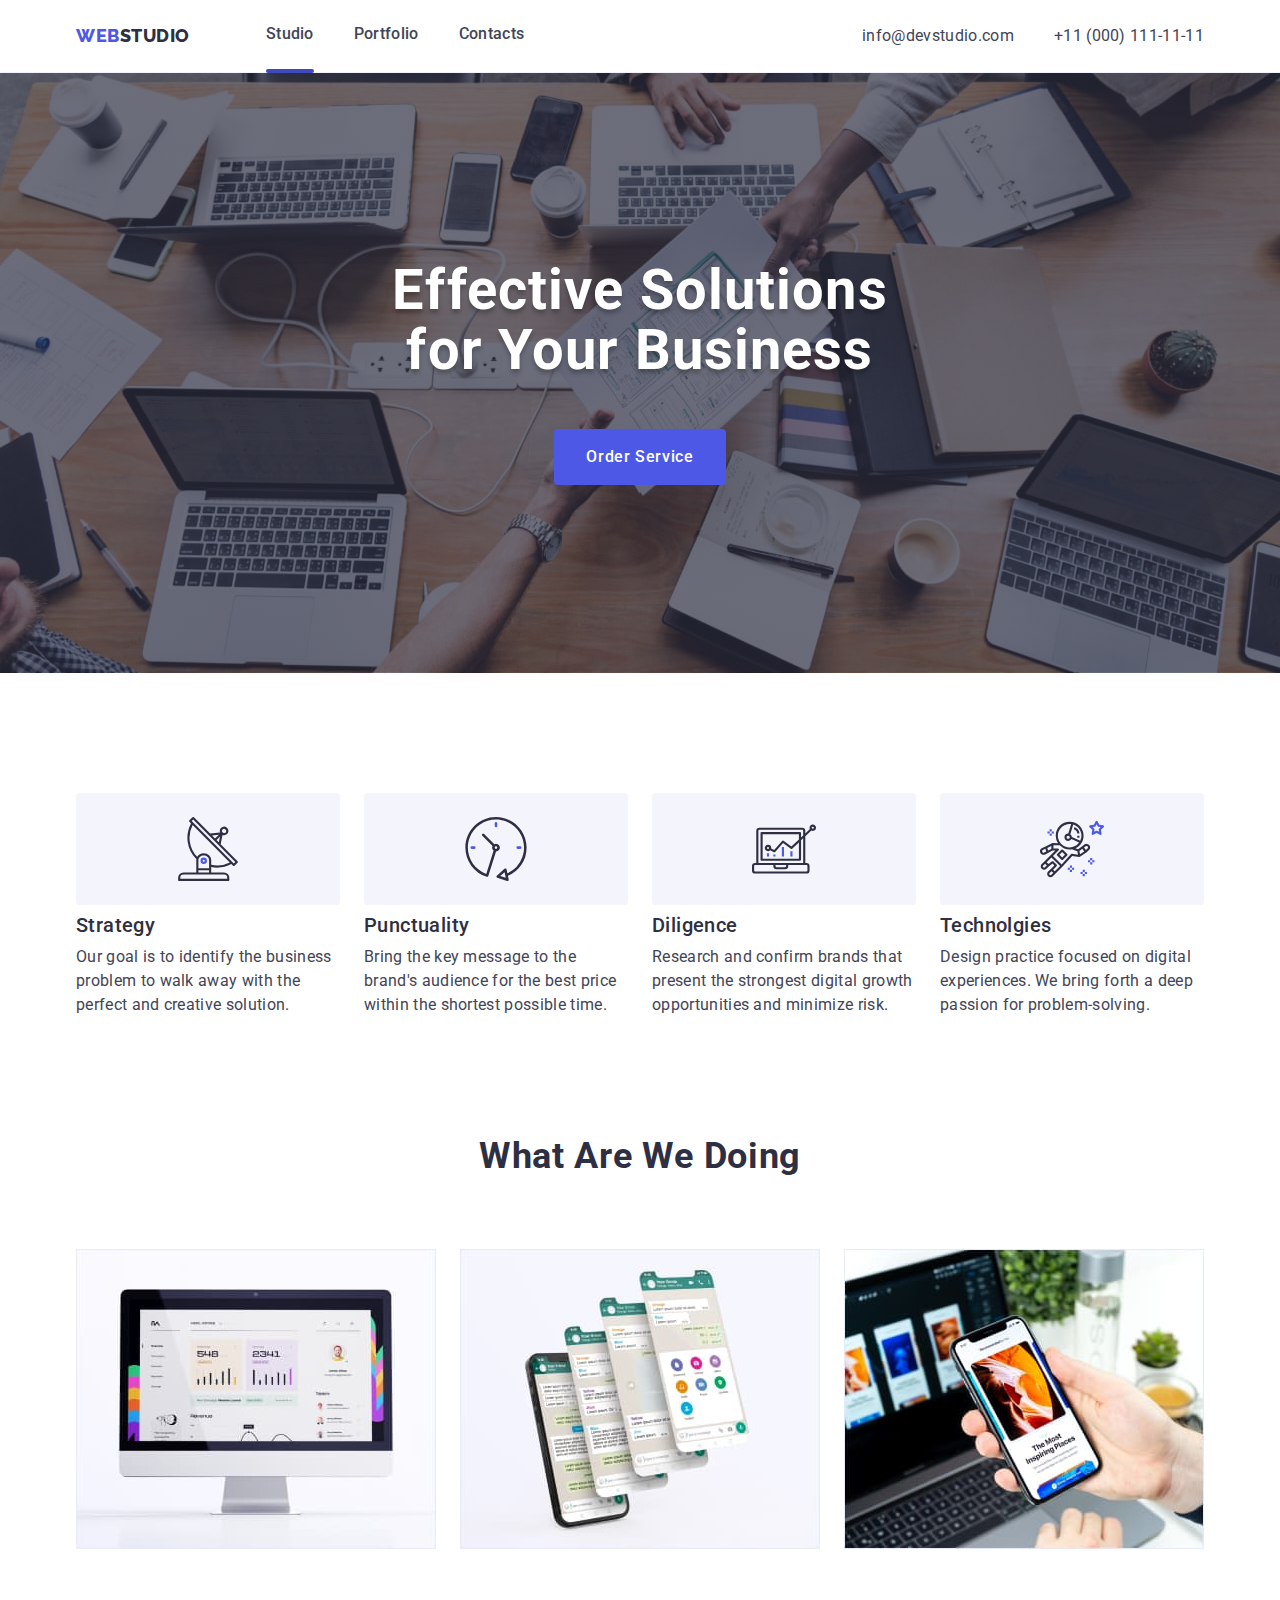
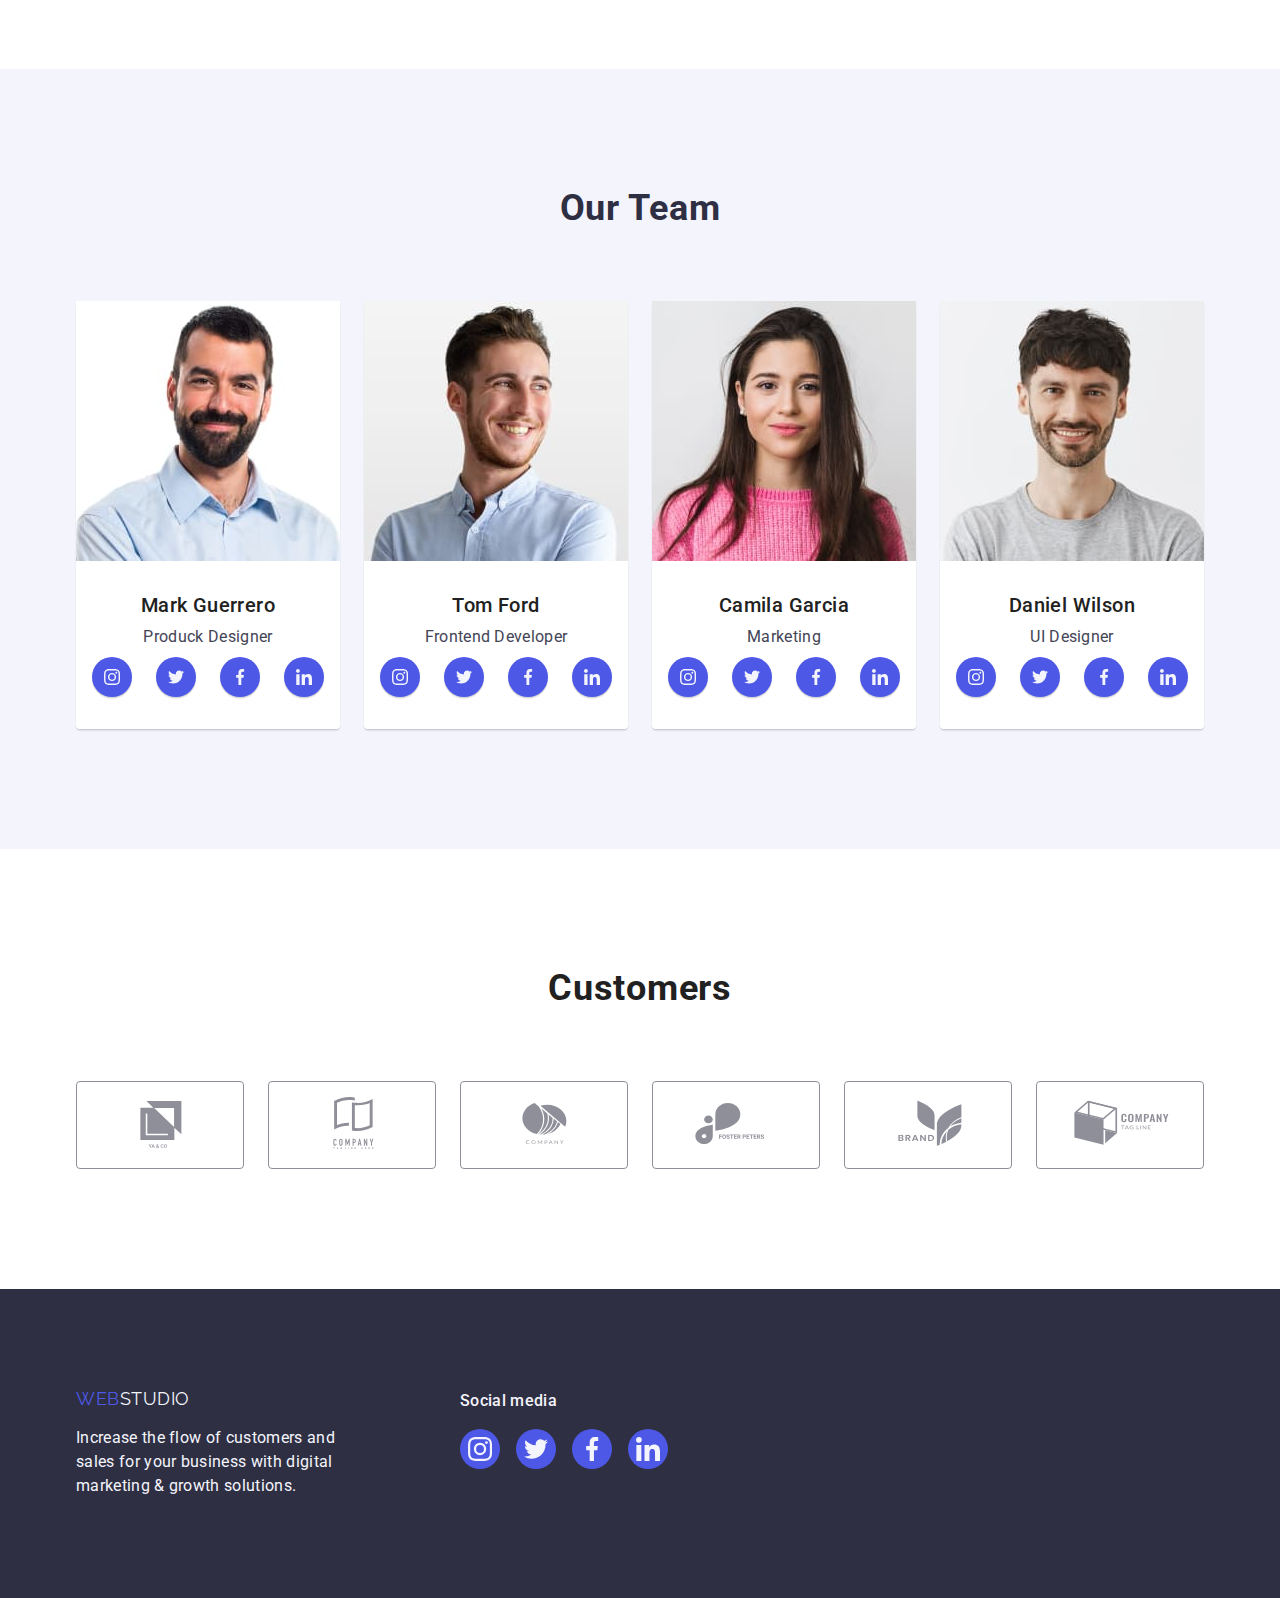
<file: index.html>
<!DOCTYPE html>
<html lang="en">
  <head>
    <meta charset="UTF-8" />
    <meta name="viewport" content="width=device-width, initial-scale=1.0" />
    <title>Studio</title>
    <link
      href=" https://cdn.jsdelivr.net/npm/modern-normalize@1.1.0/modern-normalize.min.css "
      rel="stylesheet"
    />
    <link rel="stylesheet" href="./css/style.css" />
    <link rel="preconnect" href="https://fonts.googleapis.com" />
    <link rel="preconnect" href="https://fonts.gstatic.com" crossorigin />
    <link
      href="https://fonts.googleapis.com/css2?family=Raleway:wght@800&family=Roboto:wght@400;500;700;900&display=swap"
      rel="stylesheet"
    />
  </head>
  <body>
    <header>
      <div class="container">
        <a class="header-studio" href="index.html"
          ><span class="highlight">Web</span>Studio</a
        >
        <nav>
          <ul>
            <li><a href="./index.html" class="after-class">Studio</a></li>
            <li>
              <a href="./portfolio.html"
                ><span class="dowolona">Portfolio</span></a
              >
            </li>
            <li>
              <a href="#">Contacts</a>
            </li>
          </ul>
        </nav>
        <ul class="contacts-list">
          <li>
            <a class="nav-list-item" href="mailto:info@devstudio.com"
              >info@devstudio.com</a
            >
          </li>
          <li>
            <a class="nav-list-item" href="tel:+11(000)1111111"
              >+11 (000) 111-11-11</a
            >
          </li>
        </ul>
      </div>
    </header>
    <main>
      <div class="modal is-hidden" data-modal>
        <div class="modal-body">
          <button class="modal-button" data-modal-close>
            <svg
              width="24"
              height="24"
              viewBox="0 0 24 24"
              fill="none"
              xmlns="http://www.w3.org/2000/svg"
            >
              <circle cx="12" cy="12" r="12" fill="#E7E9FC" />
              <circle
                cx="12"
                cy="12"
                r="11.5"
                stroke="black"
                stroke-opacity="0.1"
              />
              <g clip-path="url(#clip0_297024_948)">
                <path
                  d="M16 8.80571L15.1943 8L12 11.1943L8.80571 8L8 8.80571L11.1943 12L8 15.1943L8.80571 16L12 12.8057L15.1943 16L16 15.1943L12.8057 12L16 8.80571Z"
                  fill="#2E2F42"
                />
              </g>
              <defs>
                <clipPath id="clip0_297024_948">
                  <rect
                    width="8"
                    height="8"
                    fill="white"
                    transform="translate(8 8)"
                  />
                </clipPath>
              </defs>
            </svg>
          </button>
        </div>
      </div>
      <section class="hero-section">
        <div class="container">
          <h1>Effective Solutions for Your Business</h1>
          <button type="button" data-modal-open>Order Service</button>
        </div>
      </section>
      <section class="main-article section">
        <div class="container">
          <ul>
            <li class="main-article-list-item">
              <div class="main-article-svg">
                <svg width="64px" height="64px">
                  <use href="./images/icons.svg#icon-antenna-1"></use>
                </svg>
              </div>
              <h3>Strategy</h3>
              <p>
                Our goal is to identify the business problem to walk away with
                the perfect and creative solution.
              </p>
            </li>
            <li class="main-article-list-item">
              <div class="main-article-svg">
                <svg width="64px" height="64px">
                  <use href="./images/icons.svg#icon-clock-1"></use>
                </svg>
              </div>
              <h3>Punctuality</h3>
              <p>
                Bring the key message to the brand's audience for the best price
                within the shortest possible time.
              </p>
            </li>

            <li class="main-article-list-item">
              <div class="main-article-svg">
                <svg width="64px" height="64px">
                  <use href="./images/icons.svg#icon-diagram-1"></use>
                </svg>
              </div>
              <h3>Diligence</h3>
              <p>
                Research and confirm brands that present the strongest digital
                growth opportunities and minimize risk.
              </p>
            </li>
            <li class="main-article-list-item">
              <div class="main-article-svg">
                <svg width="64px" height="64px">
                  <use href="./images/icons.svg#icon-astronaut-1"></use>
                </svg>
              </div>
              <h3>Technolgies</h3>
              <p>
                Design practice focused on digital experiences. We bring forth a
                deep passion for problem-solving.
              </p>
            </li>
          </ul>
        </div>
      </section>
      <section class="doing-section section">
        <div class="container">
          <h2 class="doing-heading">What are we doing</h2>
          <ul>
            <li>
              <div class="doing-img">
                <img
                  src="./images/img1.jpg"
                  alt="Monitor iMac Studio with charts"
                  width="360"
                  height="300"
                />
                <!-- <div class="doing-discription"><p>Lorem, ipsum dolor.</p></div> -->
              </div>
            </li>
            <li>
              <div class="doing-img">
                <img
                  src="./images/img2.jpg"
                  alt="Iphone with layers of different contacts in messages"
                  width="360"
                  height="300"
                />
                <!-- <div class="doing-discription"><p>Lorem, ipsum dolor.</p></div> -->
              </div>
            </li>
            <li>
              <div class="doing-img">
                <img
                  src="./images/img3.jpg"
                  alt="Phone held in hand on the background of a laptop"
                  width="360"
                  height="300"
                />
                <!-- <div class="doing-discription"><p>Lorem, ipsum dolor.</p></div> -->
              </div>
            </li>
          </ul>
        </div>
      </section>
      <section class="team-section section">
        <div class="container">
          <h2>Our Team</h2>
          <ul>
            <li>
              <img
                src="./images/worker1.jpg"
                alt="Smiling man with beard and short black haircut looking straight at the camera"
                width="264"
                height="260"
              />
              <div class="photo-discription">
                <h3>Mark Guerrero</h3>
                <p>Produck Designer</p>
                <ul class="social-media-icons">
                  <li>
                    <a href="#">
                      <svg class="social-media-icon-svg">
                        <use href="./images/icons.svg#icon-instagram-2-1"></use>
                      </svg>
                    </a>
                  </li>
                  <li>
                    <a href="#">
                      <svg class="social-media-icon-svg">
                        <use href="./images/icons.svg#icon-twitter-1-1"></use>
                      </svg>
                    </a>
                  </li>
                  <li>
                    <a href="#">
                      <svg class="social-media-icon-svg">
                        <use href="./images/icons.svg#icon-facebook-1-1"></use>
                      </svg>
                    </a>
                  </li>
                  <li>
                    <a href="#">
                      <svg class="social-media-icon-svg">
                        <use href="./images/icons.svg#icon-linkedin-1-1"></use>
                      </svg>
                    </a>
                  </li>
                </ul>
              </div>
            </li>
            <li>
              <img
                src="./images/worker2.jpg"
                alt="A young man with brown hair and a short beard looking to the side"
                width="264"
                height="260"
              />
              <div class="photo-discription">
                <h3>Tom Ford</h3>
                <p>Frontend Developer</p>
                <ul class="social-media-icons">
                  <li>
                    <a href="#">
                      <svg class="social-media-icon-svg">
                        <use href="./images/icons.svg#icon-instagram-2-1"></use>
                      </svg>
                    </a>
                  </li>
                  <li>
                    <a href="#">
                      <svg class="social-media-icon-svg">
                        <use href="./images/icons.svg#icon-twitter-1-1"></use>
                      </svg>
                    </a>
                  </li>
                  <li>
                    <a href="#">
                      <svg class="social-media-icon-svg">
                        <use href="./images/icons.svg#icon-facebook-1-1"></use>
                      </svg>
                    </a>
                  </li>
                  <li>
                    <a href="#">
                      <svg class="social-media-icon-svg">
                        <use href="./images/icons.svg#icon-linkedin-1-1"></use>
                      </svg>
                    </a>
                  </li>
                </ul>
              </div>
            </li>
            <li>
              <img
                src="./images/worker3.jpg"
                alt="Women with long brown hair looking in to camera"
                width="264"
                height="260"
              />
              <div class="photo-discription">
                <h3>Camila Garcia</h3>
                <p>Marketing</p>
                <ul class="social-media-icons">
                  <li>
                    <a href="#">
                      <svg class="social-media-icon-svg">
                        <use href="./images/icons.svg#icon-instagram-2-1"></use>
                      </svg>
                    </a>
                  </li>
                  <li>
                    <a href="#">
                      <svg class="social-media-icon-svg">
                        <use href="./images/icons.svg#icon-twitter-1-1"></use>
                      </svg>
                    </a>
                  </li>
                  <li>
                    <a href="#">
                      <svg class="social-media-icon-svg">
                        <use href="./images/icons.svg#icon-facebook-1-1"></use>
                      </svg>
                    </a>
                  </li>
                  <li>
                    <a href="#">
                      <svg class="social-media-icon-svg">
                        <use href="./images/icons.svg#icon-linkedin-1-1"></use>
                      </svg>
                    </a>
                  </li>
                </ul>
              </div>
            </li>
            <li>
              <img
                src="./images/worker4.jpg"
                alt="A young man with black curly hair and a very short beard looking to camera"
                width="264"
                height="260"
              />
              <div class="photo-discription">
                <h3>Daniel Wilson</h3>
                <p>UI Designer</p>
                <ul class="social-media-icons">
                  <li>
                    <a href="#">
                      <svg class="social-media-icon-svg">
                        <use href="./images/icons.svg#icon-instagram-2-1"></use>
                      </svg>
                    </a>
                  </li>
                  <li>
                    <a href="#">
                      <svg class="social-media-icon-svg">
                        <use href="./images/icons.svg#icon-twitter-1-1"></use>
                      </svg>
                    </a>
                  </li>
                  <li>
                    <a href="#">
                      <svg class="social-media-icon-svg">
                        <use href="./images/icons.svg#icon-facebook-1-1"></use>
                      </svg>
                    </a>
                  </li>
                  <li>
                    <a href="#">
                      <svg class="social-media-icon-svg">
                        <use href="./images/icons.svg#icon-linkedin-1-1"></use>
                      </svg>
                    </a>
                  </li>
                </ul>
              </div>
            </li>
          </ul>
        </div>
      </section>
      <section class="customers-section section">
        <div class="container">
          <h2>Customers</h2>
          <ul class="customers-list">
            <li>
              <a href="#" class="customers-list-link">
                <div>
                  <svg class="customers-svg" width="104px" height="56px">
                    <use href="./images/icons.svg#icon-Logo"></use>
                  </svg></div
              ></a>
            </li>
            <li>
              <a href="#" class="customers-list-link">
                <div>
                  <svg class="customers-svg" width="104px" height="56px">
                    <use href="./images/icons.svg#icon-Logo-1"></use>
                  </svg></div
              ></a>
            </li>
            <li>
              <a href="#" class="customers-list-link">
                <div>
                  <svg class="customers-svg" width="104px" height="56px">
                    <use href="./images/icons.svg#icon-Logo-2"></use>
                  </svg></div
              ></a>
            </li>
            <li>
              <a href="#" class="customers-list-link">
                <div>
                  <svg class="customers-svg" width="104px" height="56px">
                    <use href="./images/icons.svg#icon-Logo-3"></use>
                  </svg></div
              ></a>
            </li>
            <li>
              <a href="#" class="customers-list-link">
                <div>
                  <svg class="customers-svg" width="104px" height="56px">
                    <use href="./images/icons.svg#icon-Logo-4"></use>
                  </svg></div
              ></a>
            </li>
            <li>
              <a href="#" class="customers-list-link">
                <div>
                  <svg class="customers-svg" width="104px" height="56px">
                    <use href="./images/icons.svg#icon-Logo-5"></use>
                  </svg></div
              ></a>
            </li>
          </ul>
        </div>
      </section>
    </main>
    <footer class="footer-section">
      <div class="container">
        <div>
          <a class="footer-logo" href="index.html"
            ><span class="highlight">Web</span>Studio</a
          >
          <p>
            Increase the flow of customers and sales for your business with
            digital marketing & growth solutions.
          </p>
        </div>
        <div class="social-media-section">
          <p class="social-header">Social media</p>
          <ul class="social-media-icons">
            <li>
              <a href="#">
                <svg class="social-media-icon-svg">
                  <use href="./images/icons.svg#icon-instagram-2-1"></use>
                </svg>
              </a>
            </li>
            <li>
              <a href="#">
                <svg class="social-media-icon-svg">
                  <use href="./images/icons.svg#icon-twitter-1-1"></use>
                </svg>
              </a>
            </li>
            <li>
              <a href="#">
                <svg class="social-media-icon-svg">
                  <use href="./images/icons.svg#icon-facebook-1-1"></use>
                </svg>
              </a>
            </li>
            <li>
              <a href="#">
                <svg class="social-media-icon-svg">
                  <use href="./images/icons.svg#icon-linkedin-1-1"></use>
                </svg>
              </a>
            </li>
          </ul>
        </div>
      </div>
    </footer>

    <script src="./js/modal.js"></script>
  </body>
</html>
</file>
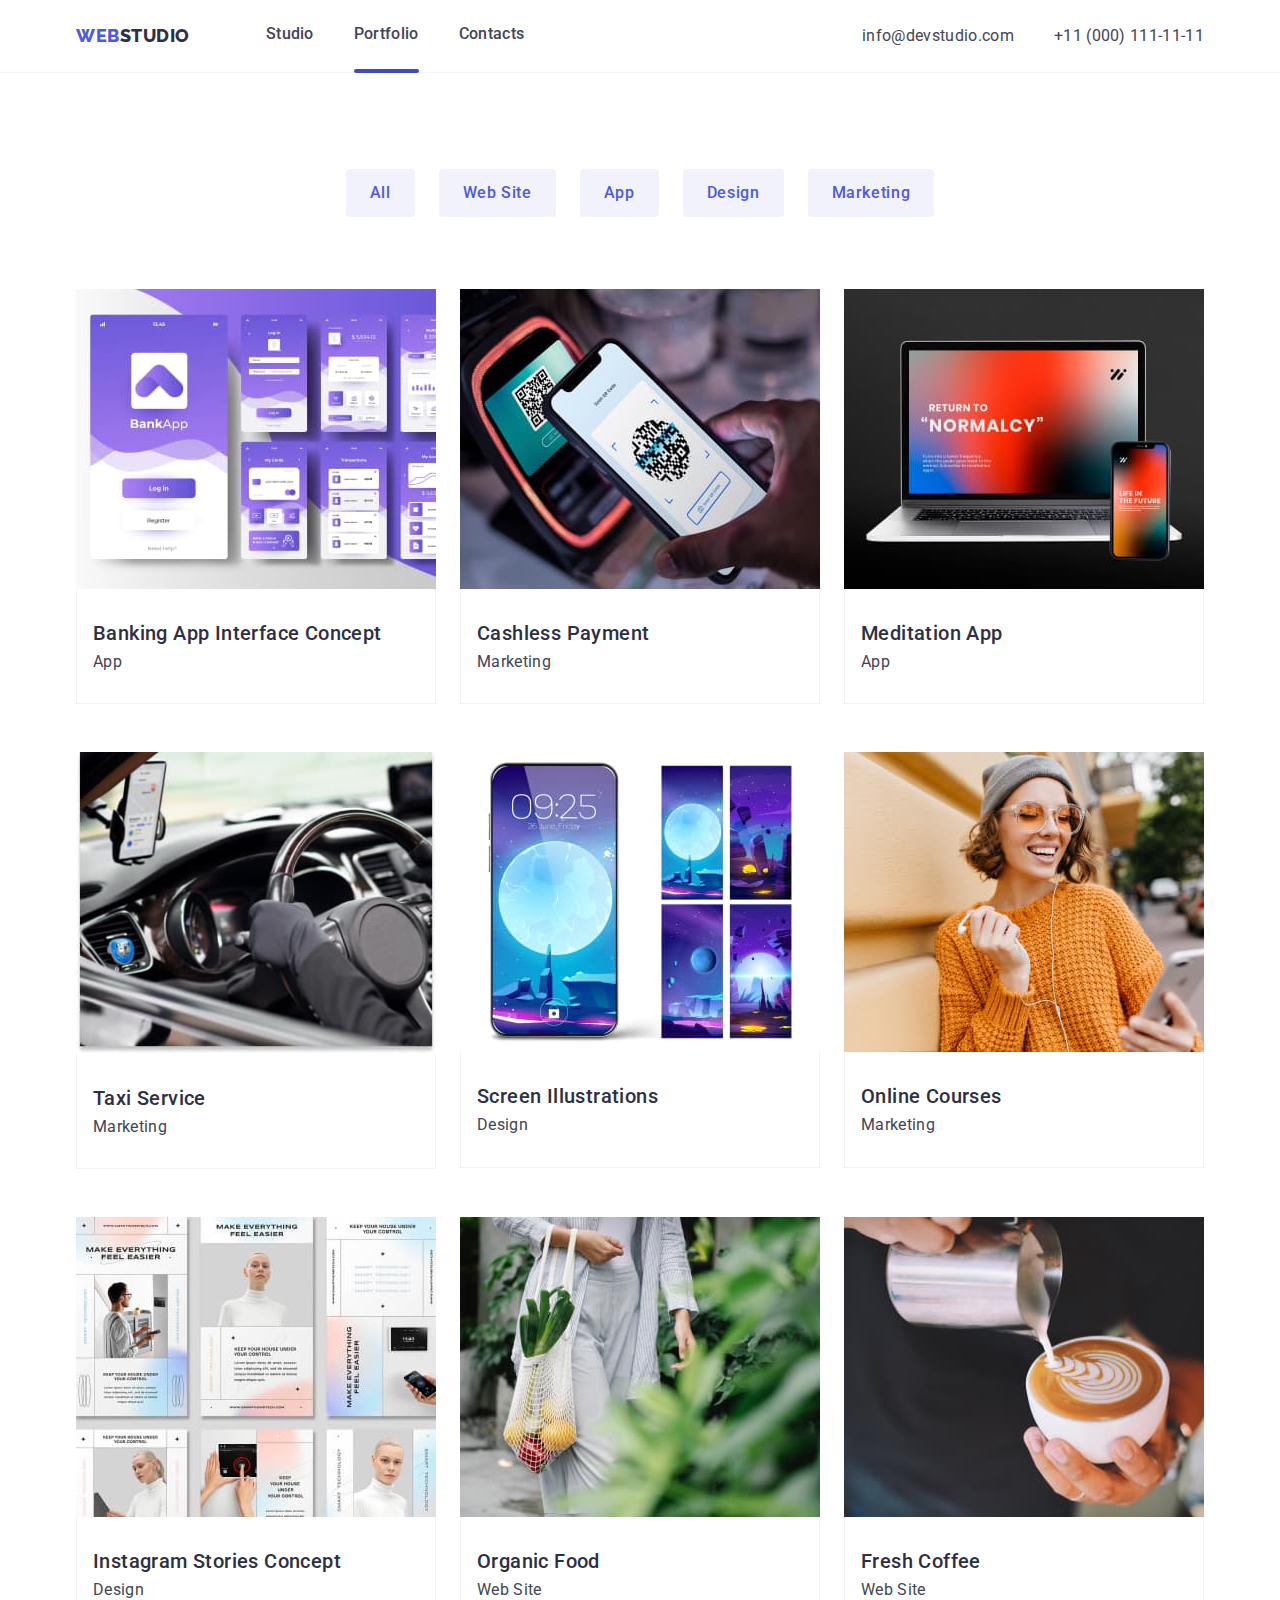
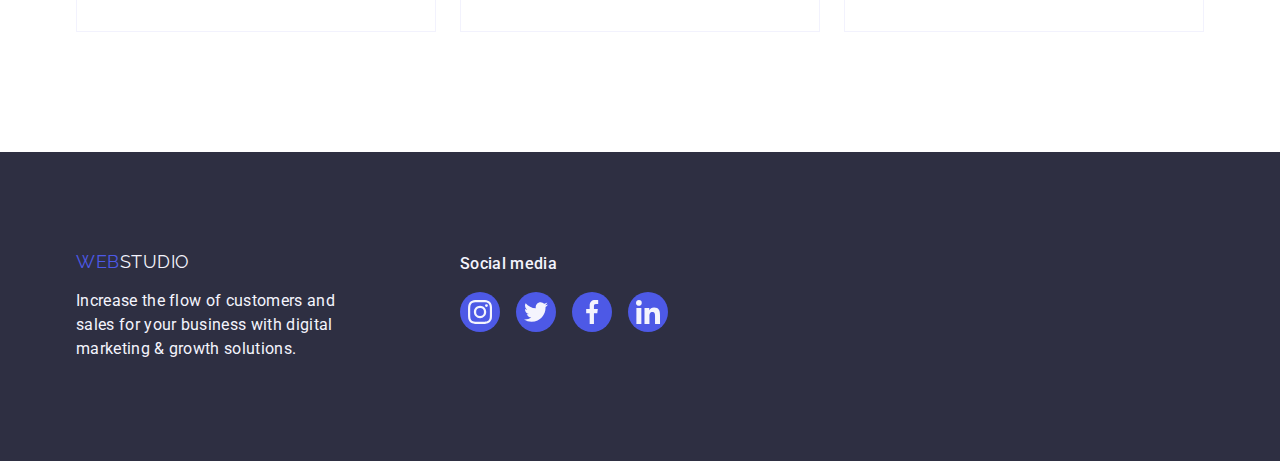
<file: portfolio.html>
<!DOCTYPE html>
<html lang="en">
  <head>
    <meta charset="UTF-8" />
    <meta name="viewport" content="width=device-width, initial-scale=1.0" />
    <title>Studio</title>
    <link
      href=" https://cdn.jsdelivr.net/npm/modern-normalize@1.1.0/modern-normalize.min.css "
      rel="stylesheet"
    />
    <link rel="preconnect" href="https://fonts.googleapis.com" />
    <link rel="preconnect" href="https://fonts.gstatic.com" crossorigin />
    <link
      href="https://fonts.googleapis.com/css2?family=Raleway:wght@800&family=Roboto:wght@400;500;700;900&display=swap"
      rel="stylesheet"
    />
    <link rel="stylesheet" href="./css/style.css" />
  </head>
  <body>
    <header>
      <div class="container">
        <a class="header-studio" href="index.html"
          ><span class="highlight">Web</span
          ><span class="logo-header">Studio</span></a
        >
        <nav>
          <ul>
            <li><a href="./index.html">Studio</a></li>
            <li>
              <a href="./portfolio.html" class="after-class">Portfolio</a>
            </li>
            <li>
              <a href="#">Contacts</a>
            </li>
          </ul>
        </nav>
        <ul class="contacts-list">
          <li>
            <a class="nav-list-item" href="mailto:info@devstudio.com"
              >info@devstudio.com</a
            >
          </li>
          <li>
            <a class="nav-list-item" href="tel:+11(000)1111111"
              >+11 (000) 111-11-11</a
            >
          </li>
        </ul>
      </div>
    </header>
    <main>
      <section class="photo-section">
        <div class="container">
          <h1 class="visually-hidden">Smart hidden h1</h1>
          <ul class="filter-list">
            <li class="filter-list-item">
              <button type="button">All</button>
            </li>
            <li class="filter-list-item">
              <button type="button">Web Site</button>
            </li>
            <li class="filter-list-item">
              <button type="button">App</button>
            </li>
            <li class="filter-list-item">
              <button type="button">Design</button>
            </li>
            <li class="filter-list-item">
              <button type="button">Marketing</button>
            </li>
          </ul>
          <ul class="photo-section-list">
            <li class="portfolio-list-item">
              <a href="#" class="portfolio-link">
                <div class="overlay-container">
                  <img
                    class="img-class"
                    src="images/img1port.jpg"
                    alt="Interface of banking app mainly in purple color"
                    width="360"
                    height="300"
                  />
                  <div class="overlay">
                    <p class="overlay-text">
                      14 Stylish and User-Friendly App Design Concepts · Task
                      Manager App · Calorie Tracker App · Exotic Fruit Ecommerce
                      App · Cloud Storage App
                    </p>
                  </div>
                </div>
                <div class="photo-section-discription">
                  <h3>Banking App Interface Concept</h3>
                  <p class="photo-discription-small">App</p>
                </div></a
              >
            </li>
            <li class="portfolio-list-item">
              <a href="#" class="portfolio-link">
                <div class="overlay-container">
                  <img
                    src="images/img2port.jpg"
                    alt="Scanning QR code"
                    width="360"
                    height="300"
                  />
                  <div class="overlay">
                    <p class="overlay-text">
                      14 Stylish and User-Friendly App Design Concepts · Task
                      Manager App · Calorie Tracker App · Exotic Fruit Ecommerce
                      App · Cloud Storage App
                    </p>
                  </div>
                </div>
                <div class="photo-section-discription">
                  <h3>Cashless Payment</h3>
                  <p class="photo-discription-small">Marketing</p>
                </div></a
              >
            </li>
            <li class="portfolio-list-item">
              <a href="#" class="portfolio-link">
                <div class="overlay-container">
                  <img
                    src="images/img3port.jpg"
                    alt="Lapton and phone with meditation app"
                    width="360"
                    height="300"
                  />
                  <div class="overlay">
                    <p class="overlay-text">
                      14 Stylish and User-Friendly App Design Concepts · Task
                      Manager App · Calorie Tracker App · Exotic Fruit Ecommerce
                      App · Cloud Storage App
                    </p>
                  </div>
                </div>
                <div class="photo-section-discription">
                  <h3>Meditation App</h3>
                  <p class="photo-discription-small">App</p>
                </div></a
              >
            </li>
            <li class="portfolio-list-item">
              <a href="#" class="portfolio-link">
                <div class="overlay-container">
                  <img
                    src="images/img4port.jpg"
                    alt="Driver with black gloves and navigation in phone mounted to front glass in car"
                    width="360"
                    height="300"
                  />
                  <div class="overlay">
                    <p class="overlay-text">
                      14 Stylish and User-Friendly App Design Concepts · Task
                      Manager App · Calorie Tracker App · Exotic Fruit Ecommerce
                      App · Cloud Storage App
                    </p>
                  </div>
                </div>
                <div class="photo-section-discription">
                  <h3>Taxi Service</h3>
                  <p class="photo-discription-small">Marketing</p>
                </div></a
              >
            </li>
            <li class="portfolio-list-item">
              <a href="#" class="portfolio-link">
                <div class="overlay-container">
                  <img
                    src="images/img5port.jpg"
                    alt="Phone with futuristic wallpaper and more examples of it aside"
                    width="360"
                    height="300"
                  />
                  <div class="overlay">
                    <p class="overlay-text">
                      14 Stylish and User-Friendly App Design Concepts · Task
                      Manager App · Calorie Tracker App · Exotic Fruit Ecommerce
                      App · Cloud Storage App
                    </p>
                  </div>
                </div>
                <div class="photo-section-discription">
                  <h3>Screen Illustrations</h3>
                  <p class="photo-discription-small">Design</p>
                </div></a
              >
            </li>
            <li class="portfolio-list-item">
              <a href="#" class="portfolio-link">
                <div class="overlay-container">
                  <img
                    src="images/img6port.jpg"
                    alt="Women taking selfy"
                    width="360"
                    height="300"
                  />
                  <div class="overlay">
                    <p class="overlay-text">
                      14 Stylish and User-Friendly App Design Concepts · Task
                      Manager App · Calorie Tracker App · Exotic Fruit Ecommerce
                      App · Cloud Storage App
                    </p>
                  </div>
                </div>
                <div class="photo-section-discription">
                  <h3>Online Courses</h3>
                  <p class="photo-discription-small">Marketing</p>
                </div></a
              >
            </li>
            <li class="portfolio-list-item">
              <a href="#" class="portfolio-link">
                <div class="overlay-container">
                  <img
                    src="images/img7port.jpg"
                    alt="Propably women with bag full of vegies"
                    width="360"
                    height="300"
                  />
                  <div class="overlay">
                    <p class="overlay-text">
                      14 Stylish and User-Friendly App Design Concepts · Task
                      Manager App · Calorie Tracker App · Exotic Fruit Ecommerce
                      App · Cloud Storage App
                    </p>
                  </div>
                </div>
                <div class="photo-section-discription">
                  <h3>Instagram Stories Concept</h3>
                  <p class="photo-discription-small">Design</p>
                </div></a
              >
            </li>
            <li class="portfolio-list-item">
              <a href="#" class="portfolio-link">
                <div class="overlay-container">
                  <img
                    src="images/img8port.jpg"
                    alt="Barista pouring milk into coffee forming waves"
                    width="360"
                    height="300"
                  />
                  <div class="overlay">
                    <p class="overlay-text">
                      14 Stylish and User-Friendly App Design Concepts · Task
                      Manager App · Calorie Tracker App · Exotic Fruit Ecommerce
                      App · Cloud Storage App
                    </p>
                  </div>
                </div>
                <div class="photo-section-discription">
                  <h3>Organic Food</h3>
                  <p class="photo-discription-small">Web Site</p>
                </div></a
              >
            </li>
            <li class="portfolio-list-item">
              <a href="#" class="portfolio-link">
                <div class="overlay-container">
                  <img
                    src="images/img9port.jpg"
                    alt=""
                    width="360"
                    height="300"
                  />
                  <div class="overlay">
                    <p class="overlay-text">
                      14 Stylish and User-Friendly App Design Concepts · Task
                      Manager App · Calorie Tracker App · Exotic Fruit Ecommerce
                      App · Cloud Storage App
                    </p>
                  </div>
                </div>
                <div class="photo-section-discription">
                  <h3>Fresh Coffee</h3>
                  <p class="photo-discription-small">Web Site</p>
                </div></a
              >
            </li>
          </ul>
        </div>
      </section>
    </main>
    <footer class="footer-section">
      <div class="container">
        <div>
          <a class="footer-logo" href="index.html"
            ><span class="highlight">Web</span>Studio</a
          >
          <p>
            Increase the flow of customers and sales for your business with
            digital marketing & growth solutions.
          </p>
        </div>
        <div class="social-media-section">
          <p class="social-header">Social media</p>
          <ul class="social-media-icons">
            <li>
              <a href="#">
                <svg class="social-media-icon-svg">
                  <use href="./images/icons.svg#icon-instagram-2-1"></use>
                </svg>
              </a>
            </li>
            <li>
              <a href="#">
                <svg class="social-media-icon-svg">
                  <use href="./images/icons.svg#icon-twitter-1-1"></use>
                </svg>
              </a>
            </li>
            <li>
              <a href="#">
                <svg class="social-media-icon-svg">
                  <use href="./images/icons.svg#icon-facebook-1-1"></use>
                </svg>
              </a>
            </li>
            <li>
              <a href="#">
                <svg class="social-media-icon-svg">
                  <use href="./images/icons.svg#icon-linkedin-1-1"></use>
                </svg>
              </a>
            </li>
          </ul>
        </div>
      </div>
    </footer>
  </body>
</html>
</file>
<file: css/style.css>
:root {
  --navy-blue: hsl(237, 18%, 22%);
  --iris: hsl(235, 75%, 60%);
  --slate: hsl(237, 12%, 30%);
  --cloud: #f4f4fd;
  --cornflower: hsl(240, 69%, 97%);
  --ocean: hsl(235, 50%, 50%);
  --grey: hsla(237, 18%, 22%, 0.7);
  --light-slate: hsla(235, 5%, 58%, 1);
  --green: hsla(166, 63%, 50%, 1);
  --dairy: hsla(0, 0%, 99%, 1);
  --outline-1: red 2px dashed;
  --outline-2: green 2px dashed;
  --shadow-1: 0 2px 1px 0 hsla(237, 18%, 22%, 0.08);
  --shadow-2: 0 1px 1px 0 hsla(237, 18%, 22%, 0.16);
  --cubic: 250ms cubic-bezier(0.4, 0, 0.2, 1);
}

body {
  font-family: "Roboto", sans-serif;
  color: #212121;
  text-decoration: none;
  background-color: #ffffff;
  font-size: 16px;
  letter-spacing: 0.02em;
}

html {
  overflow: auto;
  box-sizing: border-box;
}

.container {
  width: 1158px;
  margin: 0 auto;
  padding: 0 15px;
  /* outline: var(--outline-1); */
}

.section {
  padding: 120px 0px;
}
a {
  text-decoration: none;
}

button {
  font-family: "Roboto", sans-serif;
  border: none;
  border-radius: 4px;
  cursor: pointer;
}
h1,
h2,
h3,
h4,
h5,
h6,
p {
  margin: 0;
}

ul,
ol {
  list-style: none;
  margin: 0;
  padding: 0;
}

img {
  display: block;
  max-width: 100%;
  height: auto;
}

.visually-hidden {
  position: absolute;
  width: 1px;
  height: 1px;
  margin: -1px;
  border: 0;
  padding: 0;
  white-space: nowrap;
  clip-path: inset(100%);
  overflow: hidden;
}
.is-hidden {
  opacity: 0;
  pointer-events: none;
  visibility: hidden;
}
/* Strefa eksperymentalna-Start */

.modal {
  position: fixed;
  inset: 0;
  background-color: hsla(237, 18%, 22%, 0.4);
}

.modal-body {
  position: relative;
  top: 80px;
  margin: auto;
  width: 408px;
  height: 583px;
  z-index: 1;
  background-color: var(--dairy);
  border-radius: 4px;
  box-shadow: 0px 2px 1px 0px hsla(0, 0%, 0%, 0.2),
    0px 1px 3px 0px hsla(0, 0%, 0%, 0.12), 0px 1px 1px 0px hsla(0, 0%, 0%, 0.14);
  transition: transform var(--cubic);
}

.modal-button {
  position: absolute;
  right: 24px;
  top: 24px;
  background-color: var(--dairy);
}

.is-hidden .modal-body {
  transform: translateY(-150%);
}

.modal:not(.is-hidden) .modal-body {
  transform: translateY(0%);
}
/* Strefa eksperymentalna-Koniec  */
.highlight {
  color: var(--iris);
}
.overlay-container {
  position: relative;
  overflow: hidden;
}
.overlay {
  position: absolute;
  top: 0;
  left: 0;
  width: 100%;
  height: 110%;
  background-color: var(--iris);
  transform: translateY(110%);
  transition: transform 250ms ease-in-out;
}
.overlay-text {
  color: white;
  line-height: 24px;
  font-family: Roboto;
  font-size: 16px;
  line-height: 24px;
  letter-spacing: 0.02em;
  padding: 40px 32px 16px;
}
.portfolio-list-item:hover .overlay {
  transform: translateY(0);
  transition: var(--cubic);
}

/* Sekcja nagłówkowa * */
header .container,
header .container nav ul,
header .container ul {
  display: flex;
}

header {
  border-bottom: 1px var(--cornflower) solid;
}
header .container {
  align-items: center;
}

.header-studio {
  text-transform: uppercase;
  font-size: 18px;
  font-weight: 800;
  font-family: "Raleway", sans-serif;
  line-height: 1.16;
  letter-spacing: 0.54px;
  align-items: center;
  color: var(--navy-blue);
}
nav {
  position: relative;
  margin-left: 76px;
}

nav ul {
  gap: 40px;
}

.after-class::after {
  position: relative;
  bottom: -22.6px;
  content: "";
  display: block;
  width: 100%;
  height: 4px;
  background-color: var(--ocean);
  border-radius: 4px;
  /* outline: var(--outline-1); */
}

.contacts-list {
  display: flex;
  justify-content: flex-end;
  margin: 24px 0px;
  margin-left: auto;
}
.contacts-list li:not(:last-child) {
  margin-right: 40px;
}
.contact-button {
  background: none;
  border: none;
  margin: 0;
  padding: 0;
  cursor: pointer;
  color: var(--slate);
  font-size: 16px;
  font-weight: 500;
  line-height: 1.5;
  letter-spacing: 0.32px;
}
.contact-button:focus-within::after {
  content: "";
  display: flex;
  flex-direction: column;
  justify-content: center;
  width: 100%;
  height: 4px;
  background-color: var(--ocean);
  border-radius: 4px;
  margin-top: 20px;
}
.contacts-list li a {
  color: var(--slate);
  font-size: 16px;
  line-height: 1.5;
  letter-spacing: 0.32px;
}

nav a {
  color: var(--slate);
  font-size: 16px;
  font-weight: 500;
  line-height: 1.5;
  letter-spacing: 0.32px;
}

nav a:focus {
  color: var(--ocean);
}
.nav-list-item:focus {
  color: var(--ocean);
}
nav a:hover,
.contact-button:hover,
.contacts-list li a:hover,
nav a:focus,
.contact-button:focus,
.contacts-list li a:focus {
  color: var(--ocean);
  transition: var(--cubic);
}

/* Hero section */
.hero-section {
  background-color: var(--navy-blue);
  background-image: linear-gradient(
      to bottom,
      hsla(237, 18%, 22%, 0.7),
      hsla(237, 18%, 22%, 0.7)
    ),
    url(../images/background.jpg);

  background-repeat: no-repeat;
  background-position: center;
  background-size: cover;
  max-width: 1440px;
  max-height: 600px;
  margin: 0 auto;
  padding: 188px 0;
  text-align: center;
}

.hero-section h1 {
  color: #ffffff;
  font-size: 56px;
  font-weight: 700;
  text-shadow: 0px 4px 4px rgba(0, 0, 0, 0.25);
  line-height: 1.07;
  letter-spacing: 1.12px;
  max-width: 496px;
  margin: 0 auto;
}

.hero-section button {
  background-color: var(--iris);
  color: #ffffff;
  font-size: 16px;
  font-weight: 500;
  line-height: 1.5;
  letter-spacing: 0.64px;
  margin-top: 48px;
  padding: 16px 32px;
}
.hero-section button:hover,
.hero-section button:focus {
  background-color: var(--ocean);
  transition: var(--cubic);
}
/* Sekcja głownego artykułu */

.main-article ul {
  display: flex;
  gap: 24px;
}

.main-article-list-item {
  width: 264px;
}

.main-article-svg {
  display: flex;
  justify-content: center;
  align-items: center;
  background-color: var(--cloud);
  width: 264px;
  height: 112px;

  border-radius: 4px;
  margin-bottom: 8px;
}
.main-article h3 {
  font-size: 20px;
  font-weight: 500;
  line-height: 1.2;
  letter-spacing: 0.4px;
  color: var(--navy-blue);
}
.main-article p {
  font-size: 16px;
  color: var(--slate);
  letter-spacing: 0.32px;
  line-height: 1.5;
  margin-top: 8px;
}

/* Sekcja poswiacona what are we doing */
.doing-section {
  padding-top: 0;
}
.doing-section ul {
  display: flex;
  justify-content: space-between;
  column-gap: 24px;
}
.doing-heading {
  font-size: 36px;
  font-weight: 700;
  line-height: 1.11;
  letter-spacing: 0.72px;
  text-transform: capitalize;
  color: var(--navy-blue);
  text-align: center;
  margin: 0 0 72px 0;
}
/* 
.doing-img {
  position: relative;
  outline: var(--outline-1);
}
.doing-discription {
  position: absolute;
  bottom: 0px;
  background-color: hsla(235, 5%, 58%, 0.5);
  width: 100%;
  height: 50px;
  text-align: center;
  text-transform: uppercase;
  font-weight: 700;
  color: white;
  padding: 10px 0 0 0;
} */

.team-section {
  background-color: var(--cloud);
  margin: 0 auto;
}
.team-section ul {
  display: flex;
  gap: 24px;
}

.team-section li {
  background-color: white;
  border-radius: 4px;
  box-shadow: 0 2px 1px 0 hsla(237, 18%, 22%, 0.08),
    0 1px 1px 0 hsla(237, 18%, 22%, 0.16);
}
.team-section h2 {
  font-size: 36px;
  font-weight: 700;
  line-height: 1.11;
  letter-spacing: 0.72px;
  text-transform: capitalize;
  color: var(--navy-blue);
  text-align: center;
  margin-bottom: 72px;
}
.photo-discription {
  padding: 32px 16px;
  text-align: center;
  background-color: #ffffff;
  border-radius: 4px;
}
.team-section h3 {
  font-size: 20px;
  font-weight: 500;
  line-height: 1.2;
  letter-spacing: 0.4px;
  margin-bottom: 8px;
}
.team-section p {
  color: var(--slate);
  font-size: 16px;
  line-height: 1.5;
  letter-spacing: 0.32px;
  margin-bottom: 8px;
}

.customers-section h2 {
  text-align: center;
  font-size: 36px;
  font-weight: 700;
  line-height: 1.11;
  letter-spacing: 0.72px;
  text-transform: capitalize;
  margin-bottom: 72px;
}

.customers-list-link:hover,
.customers-list-link:focus {
  color: var(--ocean);
  border-radius: 4px;
  transition: var(--cubic);
}

.customers-list {
  display: flex;
  gap: 24px;
}
.customers-list-link {
  display: flex;
  justify-content: center;
  align-items: center;
  border: currentColor 1px solid;
  border-radius: 4px;
  color: var(--light-slate);
  width: 168px;
  height: 88px;
}
.customers-svg {
  fill: currentColor;
}
.footer-section {
  background-color: var(--navy-blue);
  padding: 100px 0;
}

.footer-logo {
  text-transform: uppercase;
  font-family: "Raleway", sans-serif;
  font-size: 18px;
  letter-spacing: 0.54px;
  line-height: 1.16;
  display: block;
  margin-bottom: 16px;

  color: var(--cloud);
}

footer .container {
  display: flex;
}

.social-header {
  color: white;
  font-weight: 500;
  font-size: 16px;
  line-height: 24px;
  margin-bottom: 16px;
}

.footer-section p {
  width: 264px;
  line-height: 1.5;
  font-size: 16px;
  letter-spacing: 0.02em;
  color: var(--cloud);
}

.filter-list-item button {
  color: var(--iris);
  background-color: var(--cornflower);
  font-size: 16px;
  font-weight: 500;
  line-height: 1.5;
  letter-spacing: 0.64px;
  padding: 12px 24px;
}
/* Social media */
.social-media-section {
  margin-left: 120px;
}
.social-media-icons {
  display: flex;
  gap: 16px;
}

.social-media-icons a {
  width: 40px;
  height: 40px;
  display: flex;
  justify-content: center;
  align-items: center;
  border-radius: 50%;
}
.social-media-icons li {
  background-color: var(--iris);
  border-radius: 50%;
}
footer .social-media-icons li:hover,
footer .social-media-icons li:focus {
  background-color: var(--green);
  transition: var(--cubic);
}

.team-section .social-media-icons a:hover,
.team-section .social-media-icons a:focus {
  background-color: var(--ocean);
  border-radius: 50%;
  transition: var(--cubic);
}
.social-media-icon-svg {
  width: 16px;
  height: 16px;
}
footer .social-media-icon-svg {
  width: 24px;
  height: 24px;
}
.filter-list-item button:hover,
.filter-list-item button:focus {
  color: white;
  background-color: var(--ocean);
  box-shadow: var(--shadow-1), var(--shadow-2);
  transition: var(--cubic);
}

.photo-section ul:nth-child(3) {
  display: flex;
  flex-wrap: wrap;
  column-gap: 24px;
  row-gap: 48px;
}

.filter-list {
  display: flex;
  justify-content: center;
  gap: 24px;
  margin-bottom: 72px;
}
.photo-section h3 {
  color: var(--navy-blue);
  font-size: 20px;
  font-weight: 500;
  line-height: 1.2;
  letter-spacing: 0.4px;
  margin-bottom: 8px;
}
.portfolio-link:hover,
.portfolio-link:focus {
  display: block;
  box-shadow: var(--shadow-1), var(--shadow-2);
  transition: var(--cubic);
}
.photo-discription-small {
  color: var(--slate);
}
.photo-section {
  padding-top: 96px;
  padding-bottom: 120px;
}

.photo-section-discription {
  border-right: 1px var(--cornflower) solid;
  border-bottom: 1px var(--cornflower) solid;
  border-left: 1px var(--cornflower) solid;
  padding: 32px 16px;
  background-color: white;
}
</file>
